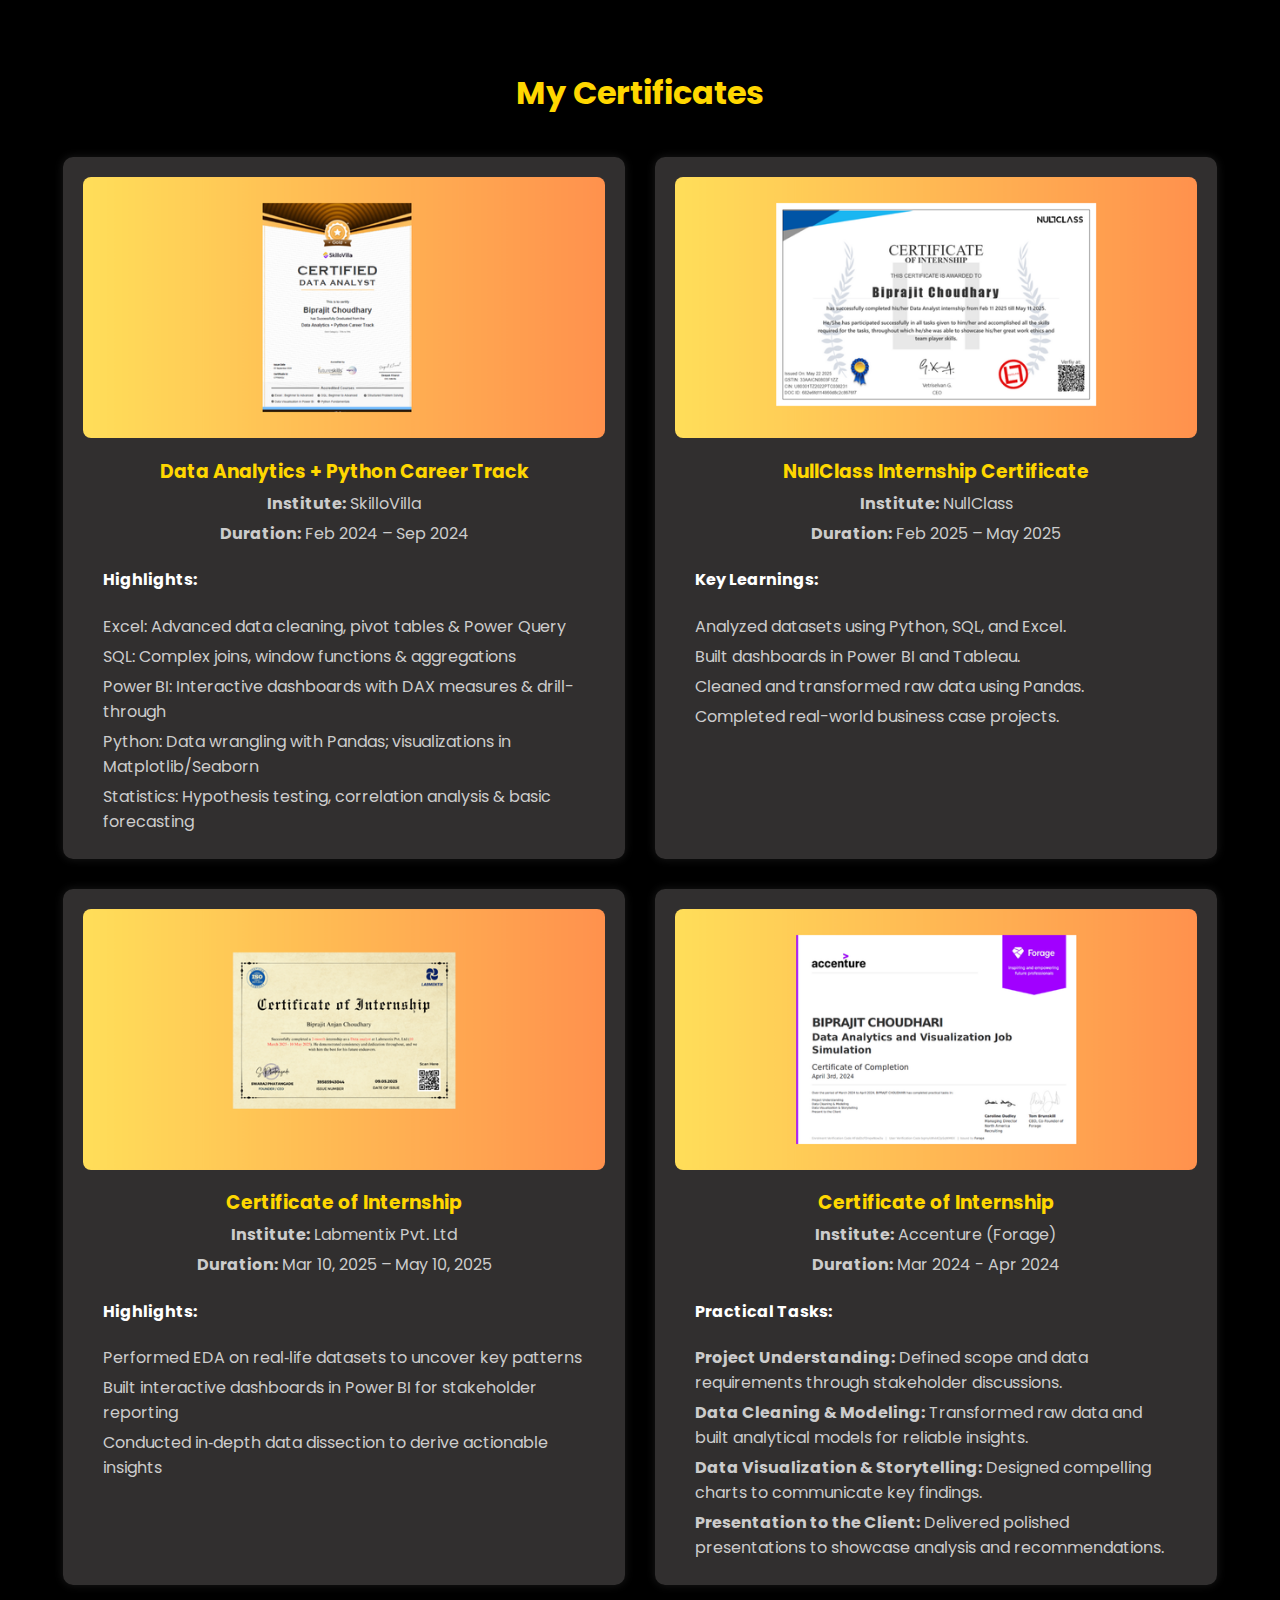
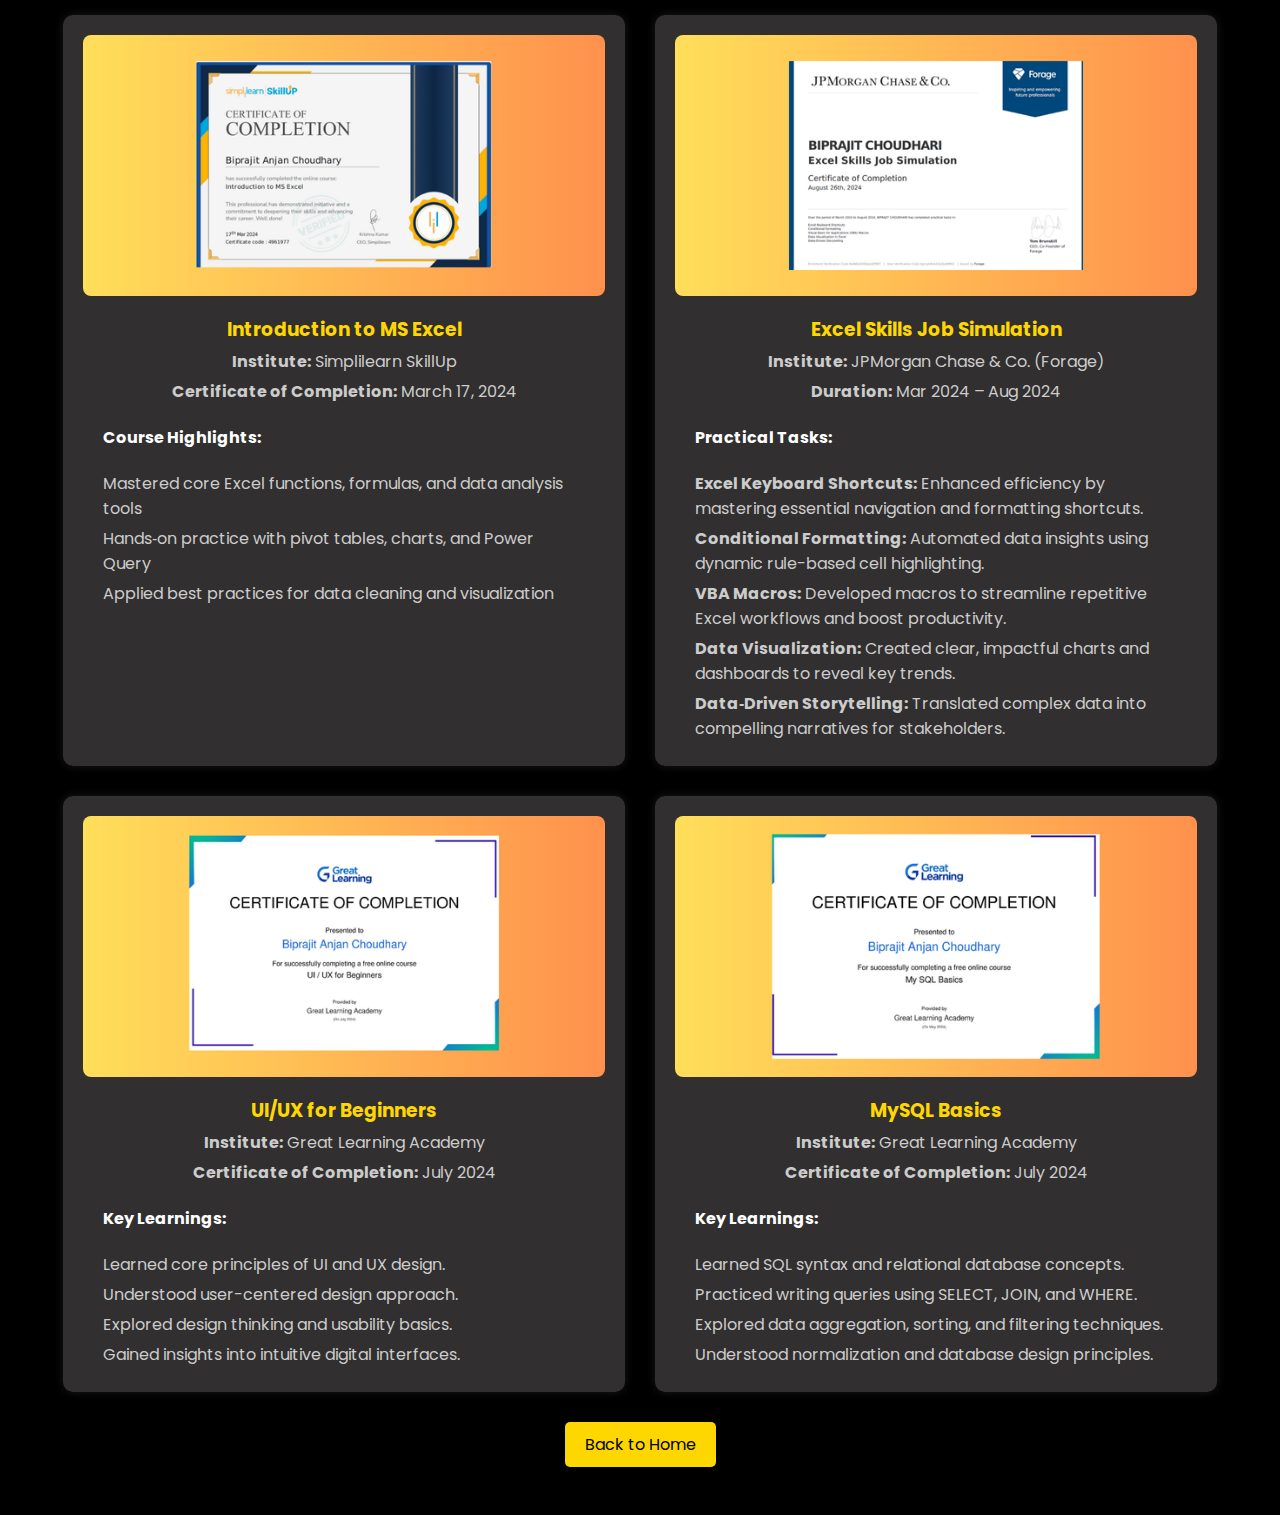
<file: certificate.html>
<!DOCTYPE html>
<html lang="en">
<head>
  <meta charset="UTF-8" />
  <meta name="viewport" content="width=device-width, initial-scale=1.0"/>
  <title>My Certificates</title>
  <link href="https://fonts.googleapis.com/css2?family=Poppins&display=swap" rel="stylesheet">
  <style>
    body {
      background-color: #000;
      color: #fff;
      font-family: 'Poppins', sans-serif;
      padding: 40px;
    }
    h1 {
      text-align: center;
      margin-bottom: 40px;
      color: #ffd700;
    }
    .certificates-container {
      display: flex;
      flex-wrap: wrap;
      justify-content: center;
      gap: 30px;
    }
    .certificate-card {
      background: #373535e3;
      border-radius: 10px;
      padding: 20px;
      box-shadow: 0 0 10px rgba(255, 255, 255, 0.1);
      width: calc(50% - 30px);
      box-sizing: border-box;
    }
    .certificate-card img {
      width: 100%;
      max-width: 600px;
      display: block;
      margin: 0 auto;
      border-radius: 8px;
    }
    .certificate-details {
      margin-top: 15px;
      text-align: center;
    }
    .certificate-details h3 {
      color: #ffd700;
      margin-bottom: 5px;
    }
    .certificate-details p {
      margin: 5px 0;
      color: #ccc;
    }
    .btn-back {
      display: block;
      width: fit-content;
      margin: 30px auto 0;
      padding: 10px 20px;
      background: #ffd700;
      color: #000;
      text-decoration: none;
      border-radius: 5px;
    }
    .highlights {
  text-align: left;
  padding-left: 20px;
  padding-right: 20px;
}
.highlights p {
  margin-left: 0;
  margin-right: 0;
}

    @media (max-width: 768px) {
      .certificate-card {
        width: 100%;
      }
    }
  </style>
</head>
<body>

  <h1>My Certificates</h1>

  <div class="certificates-container">

    <div class="certificate-card">
      <a href="images/C7F0GKDJ" target="_blank">
        <img src="images/skillovilla.png" alt="Data Analytics + Python Career Track">
      </a>
      <div class="certificate-details">
        <h3>Data Analytics + Python Career Track</h3>
        <p><strong>Institute:</strong> SkilloVilla</p>
        <p><strong>Duration:</strong> Feb 2024 – Sep 2024</p>
        <div class="highlights">
          <h4>Highlights:</h4>
          <p>Excel: Advanced data cleaning, pivot tables &amp; Power Query</p>
          <p>SQL: Complex joins, window functions &amp; aggregations</p>
          <p>Power BI: Interactive dashboards with DAX measures &amp; drill-through</p>
          <p>Python: Data wrangling with Pandas; visualizations in Matplotlib/Seaborn</p>
          <p>Statistics: Hypothesis testing, correlation analysis &amp; basic forecasting</p>
        </div>
      </div>
    </div>

   <div class="certificate-card">
  <a href="images/NullClass-Data-Analyst-Internship-Certificate.pdf" target="_blank">
    <img src="images/Nullclass.png" alt="NullClass Internship Certificate">
  </a>
  <div class="certificate-details">
    <h3>NullClass Internship Certificate</h3>
    <p><strong>Institute:</strong> NullClass</p>
    <p><strong>Duration:</strong> Feb 2025 – May 2025</p>
    <div class="highlights">
    <h4>Key Learnings:</h4>
     <p>Analyzed datasets using Python, SQL, and Excel.</p>
     <p>Built dashboards in Power BI and Tableau.</p>
     <p>Cleaned and transformed raw data using Pandas.</p>
     <p>Completed real-world business case projects.</p>
    </div>
  </div>
 </div>

    <div class="certificate-card">
      <a href="images/Biprajit Anjan Choudhary  Certificate.pdf" target="_blank">
        <img src="images/labmentix.png" alt="Labmentix Internship Certificate">
      </a>
      <div class="certificate-details">
        <h3>Certificate of Internship</h3>
        <p><strong>Institute:</strong> Labmentix Pvt. Ltd</p>
        <p><strong>Duration:</strong> Mar 10, 2025 – May 10, 2025</p>
        <div class="highlights">
          <h4>Highlights:</h4>
          <p>Performed EDA on real‑life datasets to uncover key patterns</p>
          <p>Built interactive dashboards in Power BI for stakeholder reporting</p>
          <p>Conducted in‑depth data dissection to derive actionable insights</p>
        </div>
      </div>
    </div>

    <div class="certificate-card">
      <a href="images/Data Analyst virtual internship certificate.pdf" target="_blank">
        <img src="images/accenture.png" alt="Accenture Internship Certificate">
      </a>
      <div class="certificate-details">
        <h3>Certificate of Internship</h3>
        <p><strong>Institute:</strong> Accenture (Forage)</p>
        <p><strong>Duration:</strong> Mar 2024 - Apr 2024</p>
        <div class="highlights">
          <h4>Practical Tasks:</h4>
          <p><strong>Project Understanding:</strong> Defined scope and data requirements through stakeholder discussions.</p>
          <p><strong>Data Cleaning & Modeling:</strong> Transformed raw data and built analytical models for reliable insights.</p>
          <p><strong>Data Visualization & Storytelling:</strong> Designed compelling charts to communicate key findings.</p>
          <p><strong>Presentation to the Client:</strong> Delivered polished presentations to showcase analysis and recommendations.</p>
        </div>
      </div>
    </div>

    <div class="certificate-card">
      <a href="images/Excel Certificate.pdf" target="_blank">
        <img src="images/simplelearn.png" alt="Excel Certificate">
      </a>
      <div class="certificate-details">
        <h3>Introduction to MS Excel</h3>
        <p><strong>Institute:</strong> Simplilearn SkillUp</p>
        <p><strong>Certificate of Completion:</strong> March 17, 2024</p>
        <div class="highlights">
          <h4>Course Highlights:</h4>
          <p>Mastered core Excel functions, formulas, and data analysis tools</p>
          <p>Hands‑on practice with pivot tables, charts, and Power Query</p>
          <p>Applied best practices for data cleaning and visualization</p>
        </div>
      </div>
    </div>

    <div class="certificate-card">
      <a href="images/XiuvjcwqWRqH9oy38_JPMorgan Chase & Co._bgmykWxkK2pSqWMKX_1724686380578_completion_certificate.pdf" target="_blank">
        <img src="images/Jpmorgon.png" alt="JPMorgan Excel Skills Certificate">
      </a>
      <div class="certificate-details">
        <h3>Excel Skills Job Simulation</h3>
        <p><strong>Institute:</strong> JPMorgan Chase &amp; Co. (Forage)</p>
        <p><strong>Duration:</strong> Mar 2024 – Aug 2024</p>
        <div class="highlights">
          <h4>Practical Tasks:</h4>
          <p><strong>Excel Keyboard Shortcuts:</strong> Enhanced efficiency by mastering essential navigation and formatting shortcuts.</p>
          <p><strong>Conditional Formatting:</strong> Automated data insights using dynamic rule-based cell highlighting.</p>
          <p><strong>VBA Macros:</strong> Developed macros to streamline repetitive Excel workflows and boost productivity.</p>
          <p><strong>Data Visualization:</strong> Created clear, impactful charts and dashboards to reveal key trends.</p>
          <p><strong>Data‑Driven Storytelling:</strong> Translated complex data into compelling narratives for stakeholders.</p>
        </div>
      </div>
    </div>
    
     <div class="certificate-card">
  <a href="images/UIdesign.pdf" target="_blank">
    <img src="images/uidesignimage.png" alt="UI/UX for Beginners Certificate">
  </a>
  <div class="certificate-details">
    <h3>UI/UX for Beginners</h3>
    <p><strong>Institute:</strong> Great Learning Academy</p>
    <p><strong>Certificate of Completion:</strong> July 2024</p>
    <div class="highlights">
    <h4>Key Learnings:</h4>
     <p>Learned core principles of UI and UX design.</p>
     <p>Understood user-centered design approach.</p>
     <p>Explored design thinking and usability basics.</p>
     <p>Gained insights into intuitive digital interfaces.</p>
    </div>
  </div>
 </div>

    <div class="certificate-card">
  <a href="images/MySQL.pdf" target="_blank">
    <img src="images/SQLim.png" alt="UI/UX for Beginners Certificate">
  </a>
  <div class="certificate-details">
    <h3>MySQL Basics</h3>
    <p><strong>Institute:</strong> Great Learning Academy</p>
    <p><strong>Certificate of Completion:</strong> July 2024</p>
    <div class="highlights">
    <h4>Key Learnings:</h4>
     <p>Learned SQL syntax and relational database concepts.</p>
     <p>Practiced writing queries using SELECT, JOIN, and WHERE.</p>
     <p>Explored data aggregation, sorting, and filtering techniques.</p>
     <p>Understood normalization and database design principles.</p>
    </div>
  </div>
 </div>


  </div>

  <a href="index.html" class="btn-back">Back to Home</a>

</body>
</html>
</file>
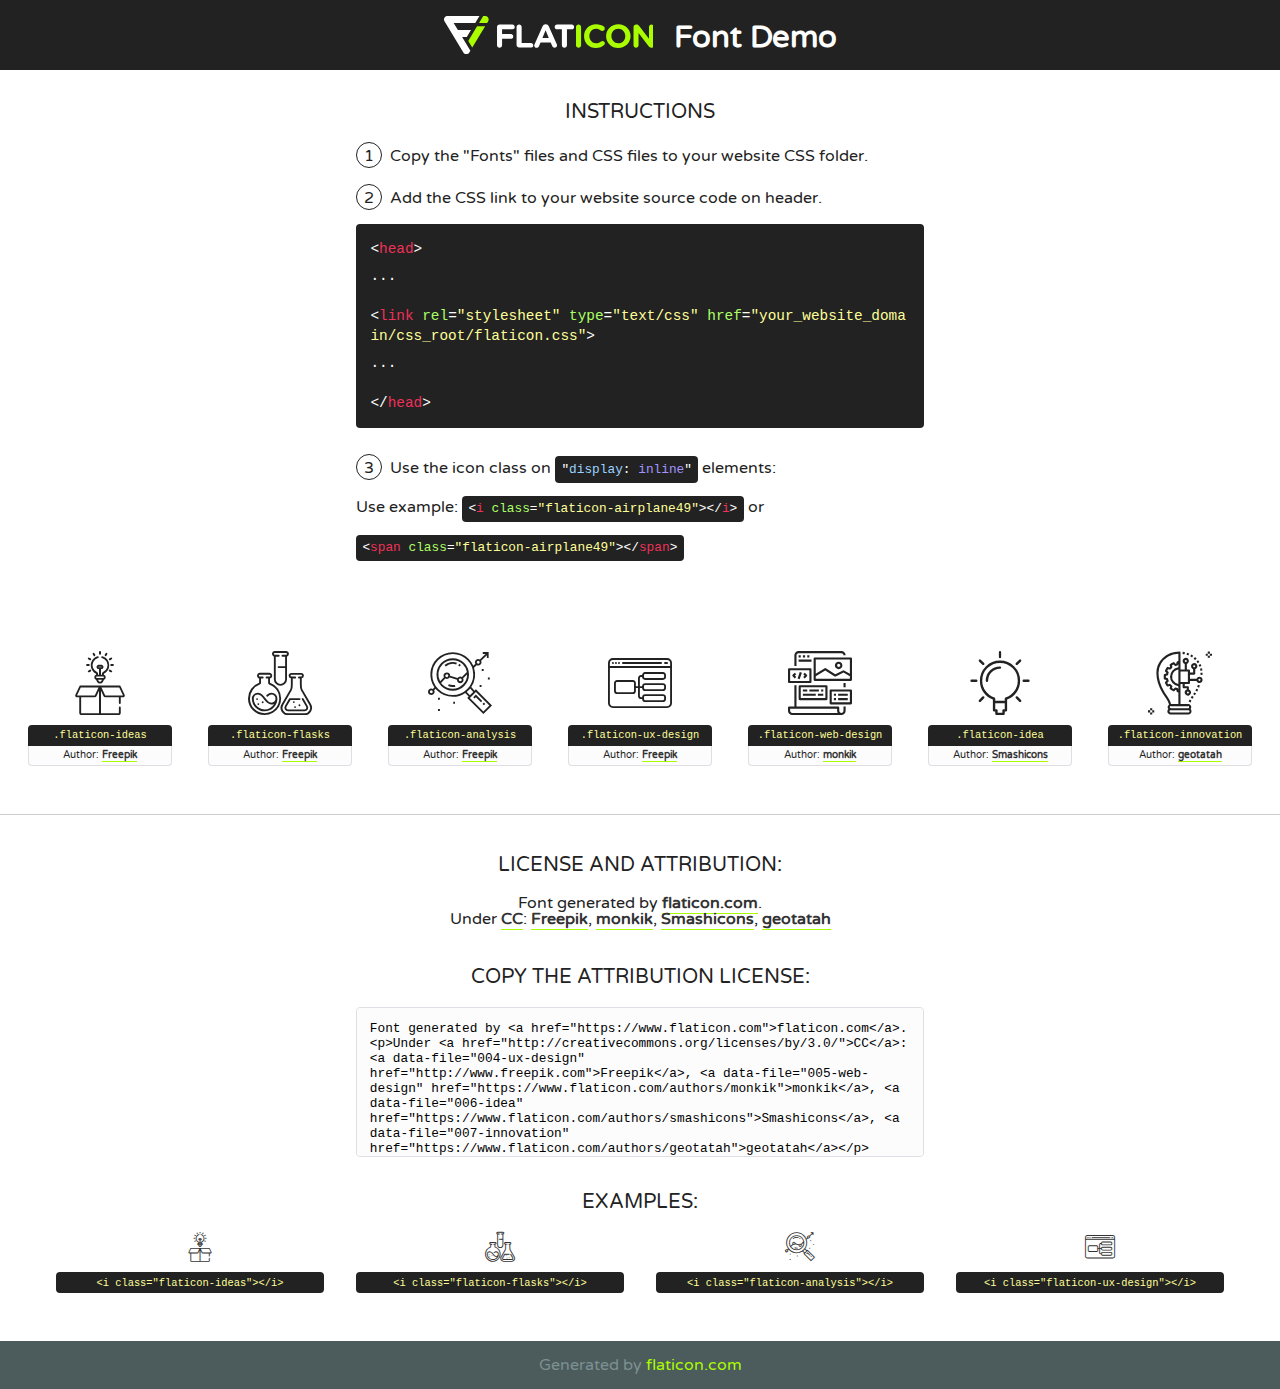
<file: fonts/flaticon/font/flaticon.html>
<!DOCTYPE html>
<!--
  Flaticon icon font: Flaticon
  Creation date: 20/03/2019 02:18
-->
<html>
<!DOCTYPE html>
<html>

<head>
    <title>Flaticon WebFont</title>
    <link href="http://fonts.googleapis.com/css?family=Varela+Round" rel="stylesheet" type="text/css" />
    <link rel="stylesheet" type="text/css" href="flaticon.css">
    <meta charset="UTF-8">
    <style>
    html, body, div, span, applet, object, iframe,
    h1, h2, h3, h4, h5, h6, p, blockquote, pre,
    a, abbr, acronym, address, big, cite, code,
    del, dfn, em, img, ins, kbd, q, s, samp,
    small, strike, strong, sub, sup, tt, var,
    b, u, i, center,
    dl, dt, dd, ol, ul, li,
    fieldset, form, label, legend,
    table, caption, tbody, tfoot, thead, tr, th, td,
    article, aside, canvas, details, embed, 
    figure, figcaption, footer, header, hgroup, 
    menu, nav, output, ruby, section, summary,
    time, mark, audio, video {
        margin: 0;
        padding: 0;
        border: 0;
        font-size: 100%;
        font: inherit;
        vertical-align: baseline;
    }
    /* HTML5 display-role reset for older browsers */
    article, aside, details, figcaption, figure, 
    footer, header, hgroup, menu, nav, section {
        display: block;
    }
    body {
        line-height: 1;
    }
    ol, ul {
        list-style: none;
    }
    blockquote, q {
        quotes: none;
    }
    blockquote:before, blockquote:after,
    q:before, q:after {
        content: '';
        content: none;
    }
    table {
        border-collapse: collapse;
        border-spacing: 0;
    }
    body {
        font-family: 'Varela Round', Helvetica, Arial, sans-serif;
        font-size: 16px;
        color: #222;
    }
    a {
        color: #333;
        border-bottom: 1px solid #a9fd00;
        font-weight: bold;
        text-decoration: none;
    }
    * {
        -moz-box-sizing: border-box;
        -webkit-box-sizing: border-box;
        box-sizing: border-box;
        margin: 0;
        padding: 0;
    }
    [class^="flaticon-"]:before, [class*=" flaticon-"]:before, [class^="flaticon-"]:after, [class*=" flaticon-"]:after {
        font-family: Flaticon;
        font-size: 30px;
        font-style: normal;
        margin-left: 20px;
        color: #333;
    }
    .wrapper {
        max-width: 600px;
        margin: auto;
        padding: 0 1em;
    }
    .title {
        font-size: 1.25em;
        text-align: center;
        margin-bottom: 1em;
        text-transform: uppercase;
    }
    header {
        text-align: center;
        background-color: #222;
        color: #fff;
        padding: 1em;
    }
    header .logo {
        width: 210px;
        height: 38px;
        display: inline-block;
        vertical-align: middle;
        margin-right: 1em;
        border: none;
    }
    header strong {
        font-size: 1.95em;
        font-weight: bold;
        vertical-align: middle;
        margin-top: 5px;
        display: inline-block;
    }
    .demo {
        margin: 2em auto;
        line-height: 1.25em;
    }
    .demo ul li {
        margin-bottom: 1em;
    }
    .demo ul li .num {
        color: #222;
        border-radius: 20px;
        display: inline-block;
        width: 26px;
        padding: 3px;
        height: 26px;
        text-align: center;
        margin-right: 0.5em;
        border: 1px solid #222;
    }
    .demo ul li code {
        background-color: #222;
        border-radius: 4px;
        padding: 0.25em 0.5em;
        display: inline-block;
        color: #fff;
        font-family: Consolas,Monaco,Lucida Console,Liberation Mono,DejaVu Sans Mono,Bitstream Vera Sans Mono,Courier New, monospace;
        font-weight: lighter;
        margin-top: 1em;
        font-size: 0.8em;
        word-break: break-all;
    }
    .demo ul li code.big {
        padding: 1em;
        font-size: 0.9em;
    }
    .demo ul li code .red {
        color: #EF3159;
    }
    .demo ul li code .green {
        color: #ACFF65;
    }
    .demo ul li code .yellow {
        color: #FFFF99;
    }
    .demo ul li code .blue {
        color: #99D3FF;
    }
    .demo ul li code .purple {
        color: #A295FF;
    }
    .demo ul li code .dots {
        margin-top: 0.5em;
        display: block;
    }
    #glyphs {
        border-bottom: 1px solid #ccc;
        padding: 2em 0;
        text-align: center;
    }
    .glyph {
        display: inline-block;
        width: 9em;
        margin: 1em;
        text-align: center;
        vertical-align: top;
        background: #FFF;
    }
    .glyph .glyph-icon {
        padding: 10px;
        display: block;
        font-family:"Flaticon";
        font-size: 64px;
        line-height: 1;
    }
    .glyph .glyph-icon:before {
        font-size: 64px;
        color: #222;
        margin-left: 0;
    }
    .class-name {
        font-size: 0.65em;
        background-color: #222;
        color: #fff;
        border-radius: 4px 4px 0 0;
        padding: 0.5em;
        color: #FFFF99;
        font-family: Consolas,Monaco,Lucida Console,Liberation Mono,DejaVu Sans Mono,Bitstream Vera Sans Mono,Courier New, monospace;
    }
    .author-name {
        font-size: 0.6em;
        background-color: #fcfcfd;
        border: 1px solid #DEDEE4;
        border-top: 0;
        border-radius: 0 0 4px 4px;
        padding: 0.5em;
    }
    .class-name:last-child {
        font-size: 10px;
        color:#888;
    }
    .class-name:last-child a {
        font-size: 10px;
        color:#555;
    }
    .class-name:last-child a:hover {
        color:#a9fd00;
    }
    .glyph > input {
        display: block;
        width: 100px;
        margin: 5px auto;
        text-align: center;
        font-size: 12px;
        cursor: text;
    }
    .glyph > input.icon-input {
        font-family:"Flaticon";
        font-size: 16px;
        margin-bottom: 10px;
    }
    .attribution .title {
        margin-top: 2em;
    }
    .attribution textarea {
        background-color: #fcfcfd;
        padding: 1em;
        border: none;
        box-shadow: none;
        border: 1px solid #DEDEE4;
        border-radius: 4px;
        resize: none;
        width: 100%;
        height: 150px;
        font-size: 0.8em;
        font-family: Consolas,Monaco,Lucida Console,Liberation Mono,DejaVu Sans Mono,Bitstream Vera Sans Mono,Courier New, monospace;
        -webkit-appearance: none;
    }
    .iconsuse {
        margin: 2em auto;
        text-align: center;
        max-width: 1200px;
    }
    .iconsuse:after {
        content: '';
        display: table;
        clear: both;
    }
    .iconsuse .image {
        float: left;
        width: 25%;
        padding: 0 1em;
    }
    .iconsuse .image p {
        margin-bottom: 1em;
    }
    .iconsuse .image span {
        display: block;
        font-size: 0.65em;
        background-color: #222;
        color: #fff;
        border-radius: 4px;
        padding: 0.5em;
        color: #FFFF99;
        margin-top: 1em;
        font-family: Consolas,Monaco,Lucida Console,Liberation Mono,DejaVu Sans Mono,Bitstream Vera Sans Mono,Courier New, monospace;
    }
    #footer {
        text-align: center;
        background-color: #4C5B5C;
        color: #7c9192;
        padding: 1em;
    }
    #footer a {
        border: none;
        color: #a9fd00;
        font-weight: normal;
    }
    @media (max-width: 960px) {
        .iconsuse .image {
            width: 50%;
        }
    }
    @media (max-width: 560px) {
        .iconsuse .image {
            width: 100%;
        }
    }
    </style>
</head>

<body class="characters-off">

    <header>
        <a href="https://www.flaticon.com" target="_blank" class="logo">
            <svg version="1.1" xmlns="http://www.w3.org/2000/svg" xmlns:xlink="http://www.w3.org/1999/xlink" xmlns:a="http://ns.adobe.com/AdobeSVGViewerExtensions/3.0/" viewBox="0 0 560.875 102.036" enable-background="new 0 0 560.875 102.036" xml:space="preserve">
                <defs>
                </defs>
                <g>
                    <g class="letters">
                        <path fill="#ffffff" d="M141.596,29.675c0-3.777,2.985-6.767,6.764-6.767h34.438c3.426,0,6.15,2.728,6.15,6.15
                        c0,3.43-2.724,6.149-6.15,6.149h-27.674v13.091h23.719c3.429,0,6.151,2.724,6.151,6.15c0,3.43-2.723,6.149-6.151,6.149h-23.719
                        v17.574c0,3.773-2.986,6.761-6.764,6.761c-3.779,0-6.764-2.989-6.764-6.761V29.675z"></path>
                        <path fill="#ffffff" d="M193.844,29.149c0-3.781,2.985-6.767,6.764-6.767c3.776,0,6.763,2.985,6.763,6.767v42.957h25.039
                        c3.426,0,6.149,2.726,6.149,6.153c0,3.425-2.723,6.15-6.149,6.15h-31.802c-3.779,0-6.764-2.986-6.764-6.768V29.149z"></path>
                        <path fill="#ffffff" d="M241.891,75.71l21.438-48.407c1.492-3.341,4.215-5.357,7.906-5.357h0.792
                        c3.686,0,6.323,2.017,7.815,5.357l21.439,48.407c0.436,0.967,0.701,1.845,0.701,2.723c0,3.602-2.809,6.501-6.414,6.501
                        c-3.161,0-5.269-1.845-6.499-4.655l-4.132-9.661h-27.059l-4.301,10.102c-1.144,2.631-3.426,4.214-6.237,4.214
                        c-3.517,0-6.24-2.81-6.24-6.325C241.1,77.64,241.451,76.677,241.891,75.71z M279.932,58.666l-8.521-20.297l-8.526,20.297H279.932
                        z"></path>
                        <path fill="#ffffff" d="M314.864,35.387H301.86c-3.429,0-6.239-2.813-6.239-6.238c0-3.429,2.811-6.24,6.239-6.24h39.533
                        c3.426,0,6.237,2.811,6.237,6.24c0,3.425-2.811,6.238-6.237,6.238h-13.001v42.785c0,3.773-2.99,6.761-6.764,6.761
                        c-3.779,0-6.764-2.989-6.764-6.761V35.387z"></path>
                        <path fill="#A9FD00" d="M352.615,29.149c0-3.781,2.985-6.767,6.767-6.767c3.774,0,6.761,2.985,6.761,6.767v49.024
                        c0,3.773-2.987,6.761-6.761,6.761c-3.781,0-6.767-2.989-6.767-6.761V29.149z"></path>
                        <path fill="#A9FD00" d="M374.132,53.836v-0.179c0-17.481,13.178-31.801,32.065-31.801c9.22,0,15.459,2.458,20.557,6.238
                        c1.402,1.054,2.637,2.985,2.637,5.357c0,3.692-2.985,6.59-6.681,6.59c-1.845,0-3.071-0.702-4.044-1.319
                        c-3.776-2.813-7.729-4.393-12.562-4.393c-10.364,0-17.831,8.611-17.831,19.154v0.173c0,10.542,7.291,19.329,17.831,19.329
                        c5.715,0,9.492-1.756,13.359-4.834c1.049-0.874,2.458-1.491,4.039-1.491c3.429,0,6.325,2.813,6.325,6.236
                        c0,2.106-1.056,3.78-2.282,4.834c-5.539,4.834-12.036,7.733-21.878,7.733C387.572,85.464,374.132,71.493,374.132,53.836z"></path>
                        <path fill="#A9FD00" d="M433.009,53.836v-0.179c0-17.481,13.79-31.801,32.766-31.801c18.981,0,32.592,14.143,32.592,31.628v0.173
                        c0,17.483-13.785,31.807-32.769,31.807C446.625,85.464,433.009,71.32,433.009,53.836z M484.224,53.836v-0.179
                        c0-10.539-7.725-19.326-18.626-19.326c-10.893,0-18.449,8.611-18.449,19.154v0.173c0,10.542,7.73,19.329,18.626,19.329
                        C476.676,72.986,484.224,64.378,484.224,53.836z"></path>
                        <path fill="#A9FD00" d="M506.233,29.321c0-3.774,2.99-6.763,6.767-6.763h1.401c3.252,0,5.183,1.583,7.029,3.953l26.093,34.265
                        V29.059c0-3.692,2.99-6.677,6.681-6.677c3.683,0,6.671,2.985,6.671,6.677v48.934c0,3.78-2.987,6.765-6.764,6.765h-0.436
                        c-3.257,0-5.188-1.581-7.034-3.953l-27.056-35.492v32.944c0,3.687-2.985,6.676-6.678,6.676c-3.683,0-6.673-2.989-6.673-6.676
                        V29.321z"></path>
                    </g>
                    <g class="insignia">
                        <path fill="#ffffff" d="M48.372,56.137h12.517l11.156-18.537H37.186L25.688,18.539h57.825L94.668,0H9.271
                        C5.925,0,2.842,1.801,1.198,4.716c-1.644,2.907-1.593,6.482,0.134,9.343l50.38,83.501c1.678,2.781,4.689,4.476,7.938,4.476
                        c3.246,0,6.257-1.695,7.935-4.476l2.898-4.804L48.372,56.137z"></path>
                        <g class="i">
                            <path fill="#A9FD00" d="M93.575,18.539h0.031v0.004l21.652,0.004l2.705-4.488c1.727-2.861,1.778-6.436,0.133-9.343
                            C116.454,1.801,113.371,0,110.026,0h-5.294L93.575,18.539z"></path>
                            <polygon fill="#A9FD00" points="88.291,27.356 64.725,66.486 75.519,84.404 109.942,27.356"></polygon>
                        </g>
                    </g>
                </g>
            </svg>
        </a>
        <strong>Font Demo</strong>
    </header>


    <section class="demo wrapper">

        <p class="title">Instructions</p>

        <ul>
            <li>
                <span class="num">1</span>Copy the "Fonts" files and CSS files to your website CSS folder.
            </li>
            <li>
                <span class="num">2</span>Add the CSS link to your website source code on header.
                <code class="big">
                    &lt;<span class="red">head</span>&gt;
                    <br/><span class="dots">...</span>
                    <br/>&lt;<span class="red">link</span> <span class="green">rel</span>=<span class="yellow">"stylesheet"</span> <span class="green">type</span>=<span class="yellow">"text/css"</span> <span class="green">href</span>=<span class="yellow">"your_website_domain/css_root/flaticon.css"</span>&gt;
                    <br/><span class="dots">...</span>
                    <br/>&lt;/<span class="red">head</span>&gt;
                </code>
            </li>

            <li>
                <p>
                    <span class="num">3</span>Use the icon class on <code>"<span class="blue">display</span>:<span class="purple"> inline</span>"</code> elements:
                    <br />
                    Use example: <code>&lt;<span class="red">i</span> <span class="green">class</span>=<span class="yellow">&quot;flaticon-airplane49&quot;</span>&gt;&lt;/<span class="red">i</span>&gt;</code> or <code>&lt;<span class="red">span</span> <span class="green">class</span>=<span class="yellow">&quot;flaticon-airplane49&quot;</span>&gt;&lt;/<span class="red">span</span>&gt;</code>
            </li>
        </ul>

    </section>




   <section id="glyphs">          
    
      
        <div class="glyph"><div class="glyph-icon flaticon-ideas"></div>
            <div class="class-name">.flaticon-ideas</div>
            <div class="author-name">Author: <a data-file="001-ideas" href="http://www.freepik.com">Freepik</a> </div> 
        </div>        
        
        <div class="glyph"><div class="glyph-icon flaticon-flasks"></div>
            <div class="class-name">.flaticon-flasks</div>
            <div class="author-name">Author: <a data-file="002-flasks" href="http://www.freepik.com">Freepik</a> </div> 
        </div>        
        
        <div class="glyph"><div class="glyph-icon flaticon-analysis"></div>
            <div class="class-name">.flaticon-analysis</div>
            <div class="author-name">Author: <a data-file="003-analysis" href="http://www.freepik.com">Freepik</a> </div> 
        </div>        
        
        <div class="glyph"><div class="glyph-icon flaticon-ux-design"></div>
            <div class="class-name">.flaticon-ux-design</div>
            <div class="author-name">Author: <a data-file="004-ux-design" href="http://www.freepik.com">Freepik</a> </div> 
        </div>        
        
        <div class="glyph"><div class="glyph-icon flaticon-web-design"></div>
            <div class="class-name">.flaticon-web-design</div>
            <div class="author-name">Author: <a data-file="005-web-design" href="https://www.flaticon.com/authors/monkik">monkik</a> </div> 
        </div>        
        
        <div class="glyph"><div class="glyph-icon flaticon-idea"></div>
            <div class="class-name">.flaticon-idea</div>
            <div class="author-name">Author: <a data-file="006-idea" href="https://www.flaticon.com/authors/smashicons">Smashicons</a> </div> 
        </div>        
        
        <div class="glyph"><div class="glyph-icon flaticon-innovation"></div>
            <div class="class-name">.flaticon-innovation</div>
            <div class="author-name">Author: <a data-file="007-innovation" href="https://www.flaticon.com/authors/geotatah">geotatah</a> </div> 
        </div>        
        

    </section>



    <section class="attribution wrapper"   style="text-align:center;">

      <div class="title">License and attribution:</div><div class="attrDiv">Font generated by <a href="https://www.flaticon.com">flaticon.com</a>. <div><p>Under <a href="http://creativecommons.org/licenses/by/3.0/">CC</a>: <a data-file="004-ux-design" href="http://www.freepik.com">Freepik</a>, <a data-file="005-web-design" href="https://www.flaticon.com/authors/monkik">monkik</a>, <a data-file="006-idea" href="https://www.flaticon.com/authors/smashicons">Smashicons</a>, <a data-file="007-innovation" href="https://www.flaticon.com/authors/geotatah">geotatah</a></p>  </div>
      </div>
      <div class="title">Copy the Attribution License:</div>

    <textarea onclick="this.focus();this.select();">Font generated by &lt;a href=&quot;https://www.flaticon.com&quot;&gt;flaticon.com&lt;/a&gt;. <p>Under <a href="http://creativecommons.org/licenses/by/3.0/">CC</a>: <a data-file="004-ux-design" href="http://www.freepik.com">Freepik</a>, <a data-file="005-web-design" href="https://www.flaticon.com/authors/monkik">monkik</a>, <a data-file="006-idea" href="https://www.flaticon.com/authors/smashicons">Smashicons</a>, <a data-file="007-innovation" href="https://www.flaticon.com/authors/geotatah">geotatah</a></p>  
     </textarea>

    </section>

    <section class="iconsuse">

          <div class="title">Examples:</div>            
             
            <div class="image">
                <p>
                    <i class="glyph-icon flaticon-ideas"></i> 
                    <span>&lt;i class=&quot;flaticon-ideas&quot;&gt;&lt;/i&gt;</span>
                </p>
            </div>
            
            <div class="image">
                <p>
                    <i class="glyph-icon flaticon-flasks"></i> 
                    <span>&lt;i class=&quot;flaticon-flasks&quot;&gt;&lt;/i&gt;</span>
                </p>
            </div>
            
            <div class="image">
                <p>
                    <i class="glyph-icon flaticon-analysis"></i> 
                    <span>&lt;i class=&quot;flaticon-analysis&quot;&gt;&lt;/i&gt;</span>
                </p>
            </div>
            
            <div class="image">
                <p>
                    <i class="glyph-icon flaticon-ux-design"></i> 
                    <span>&lt;i class=&quot;flaticon-ux-design&quot;&gt;&lt;/i&gt;</span>
                </p>
            </div>
                       
        </div>
                            
    </section>

<div id="footer">
    <div>Generated by <a href="https://www.flaticon.com">flaticon.com</a>
    </div>
</div>



</body>
</html>
</file>
<file: fonts/flaticon/font/flaticon.css>
/*
  	Flaticon icon font: Flaticon
  	Creation date: 20/03/2019 02:18
  	*/

@font-face {
  font-family: "Flaticon";
  src: url("./Flaticon.eot");
  src: url("./Flaticon.eot?#iefix") format("embedded-opentype"),
       url("./Flaticon.woff2") format("woff2"),
       url("./Flaticon.woff") format("woff"),
       url("./Flaticon.ttf") format("truetype"),
       url("./Flaticon.svg#Flaticon") format("svg");
  font-weight: normal;
  font-style: normal;
}

@media screen and (-webkit-min-device-pixel-ratio:0) {
  @font-face {
    font-family: "Flaticon";
    src: url("./Flaticon.svg#Flaticon") format("svg");
  }
}

[class^="flaticon-"]:before, [class*=" flaticon-"]:before,
[class^="flaticon-"]:after, [class*=" flaticon-"]:after {   
  font-family: Flaticon;
        font-size: 20px;
font-style: normal;
margin-left: 20px;
}

.flaticon-ideas:before { content: "\f100"; }
.flaticon-flasks:before { content: "\f101"; }
.flaticon-analysis:before { content: "\f102"; }
.flaticon-ux-design:before { content: "\f103"; }
.flaticon-web-design:before { content: "\f104"; }
.flaticon-idea:before { content: "\f105"; }
.flaticon-innovation:before { content: "\f106"; }
</file>
